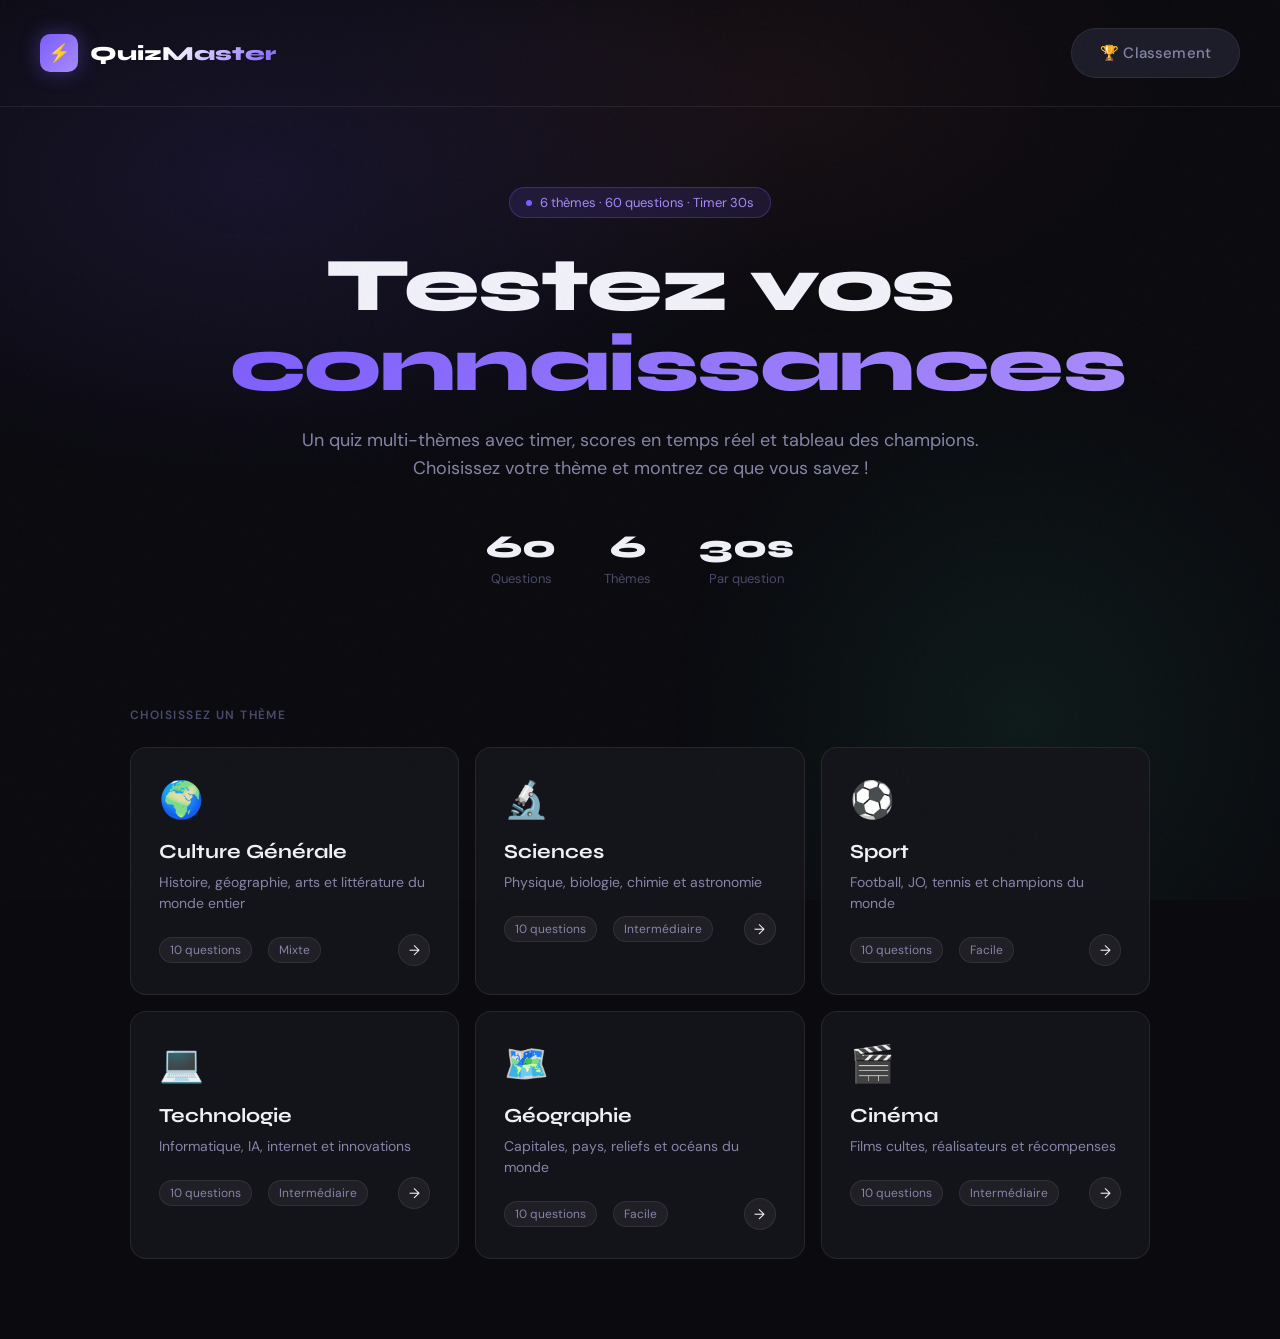
<file: index.html>
<!DOCTYPE html>
<html lang="fr">
<head>
  <meta charset="UTF-8" />
  <meta name="viewport" content="width=device-width, initial-scale=1.0" />
  <title>QuizMaster — Le quiz interactif</title>
  <link rel="stylesheet" href="css/main.css" />
  <link rel="stylesheet" href="css/home.css" />
</head>
<body>

  <!-- HEADER -->
  <header class="home-header">
    <div class="logo">
      <div class="logo-icon">⚡</div>
      <span class="logo-text">QuizMaster</span>
    </div>
    <nav class="header-nav">
      <a href="leaderboard.html" class="btn btn-ghost">🏆 Classement</a>
    </nav>
  </header>

  <!-- HERO -->
  <section class="hero">
    <div class="hero-badge">
      <span class="hero-badge-dot"></span>
      6 thèmes · 60 questions · Timer 30s
    </div>
    <h1>Testez vos<br /><span>connaissances</span></h1>
    <p class="hero-subtitle">
      Un quiz multi-thèmes avec timer, scores en temps réel et tableau des champions.<br />
      Choisissez votre thème et montrez ce que vous savez !
    </p>
    <div class="hero-stats">
      <div class="stat-item">
        <div class="stat-num">60</div>
        <div class="stat-label">Questions</div>
      </div>
      <div class="stat-item">
        <div class="stat-num">6</div>
        <div class="stat-label">Thèmes</div>
      </div>
      <div class="stat-item">
        <div class="stat-num">30s</div>
        <div class="stat-label">Par question</div>
      </div>
    </div>
  </section>

  <!-- THEMES -->
  <section class="themes-section">
    <div class="section-label">Choisissez un thème</div>
    <div class="themes-grid">

      <div class="theme-card theme-culture animate-fade-up" data-theme="culture">
        <span class="theme-icon">🌍</span>
        <div class="theme-name">Culture Générale</div>
        <div class="theme-desc">Histoire, géographie, arts et littérature du monde entier</div>
        <div class="theme-meta">
          <span class="theme-tag">10 questions</span>
          <span class="theme-tag">Mixte</span>
          <span class="theme-arrow">→</span>
        </div>
      </div>

      <div class="theme-card theme-science animate-fade-up" data-theme="science">
        <span class="theme-icon">🔬</span>
        <div class="theme-name">Sciences</div>
        <div class="theme-desc">Physique, biologie, chimie et astronomie</div>
        <div class="theme-meta">
          <span class="theme-tag">10 questions</span>
          <span class="theme-tag">Intermédiaire</span>
          <span class="theme-arrow">→</span>
        </div>
      </div>

      <div class="theme-card theme-sport animate-fade-up" data-theme="sport">
        <span class="theme-icon">⚽</span>
        <div class="theme-name">Sport</div>
        <div class="theme-desc">Football, JO, tennis et champions du monde</div>
        <div class="theme-meta">
          <span class="theme-tag">10 questions</span>
          <span class="theme-tag">Facile</span>
          <span class="theme-arrow">→</span>
        </div>
      </div>

      <div class="theme-card theme-tech animate-fade-up" data-theme="tech">
        <span class="theme-icon">💻</span>
        <div class="theme-name">Technologie</div>
        <div class="theme-desc">Informatique, IA, internet et innovations</div>
        <div class="theme-meta">
          <span class="theme-tag">10 questions</span>
          <span class="theme-tag">Intermédiaire</span>
          <span class="theme-arrow">→</span>
        </div>
      </div>

      <div class="theme-card theme-geo animate-fade-up" data-theme="geo">
        <span class="theme-icon">🗺️</span>
        <div class="theme-name">Géographie</div>
        <div class="theme-desc">Capitales, pays, reliefs et océans du monde</div>
        <div class="theme-meta">
          <span class="theme-tag">10 questions</span>
          <span class="theme-tag">Facile</span>
          <span class="theme-arrow">→</span>
        </div>
      </div>

      <div class="theme-card theme-cinema animate-fade-up" data-theme="cinema">
        <span class="theme-icon">🎬</span>
        <div class="theme-name">Cinéma</div>
        <div class="theme-desc">Films cultes, réalisateurs et récompenses</div>
        <div class="theme-meta">
          <span class="theme-tag">10 questions</span>
          <span class="theme-tag">Intermédiaire</span>
          <span class="theme-arrow">→</span>
        </div>
      </div>

    </div>
  </section>

  <!-- MODAL PLAYER NAME -->
  <div class="modal-overlay" id="modal-overlay">
    <div class="modal">
      <h2>Prêt à jouer ? 🎯</h2>
      <p>Entrez votre pseudo pour sauvegarder votre score dans le classement.</p>

      <div class="input-group">
        <label for="player-name">Votre pseudo</label>
        <input
          type="text"
          id="player-name"
          class="input-field"
          placeholder="Ex : Alex42"
          maxlength="20"
          autocomplete="off"
        />
      </div>

      <div class="input-group">
        <label>Thème sélectionné</label>
        <div id="selected-theme-display" class="selected-theme-display"></div>
      </div>

      <div class="modal-actions">
        <button class="btn btn-ghost" id="modal-cancel">Annuler</button>
        <button class="btn btn-primary" id="modal-start">C'est parti ! ⚡</button>
      </div>
    </div>
  </div>

  <script src="js/data.js"></script>
  <script src="js/storage.js"></script>
  <script src="js/ui.js"></script>
  <script src="js/home.js"></script>
</body>
</html>
</file>
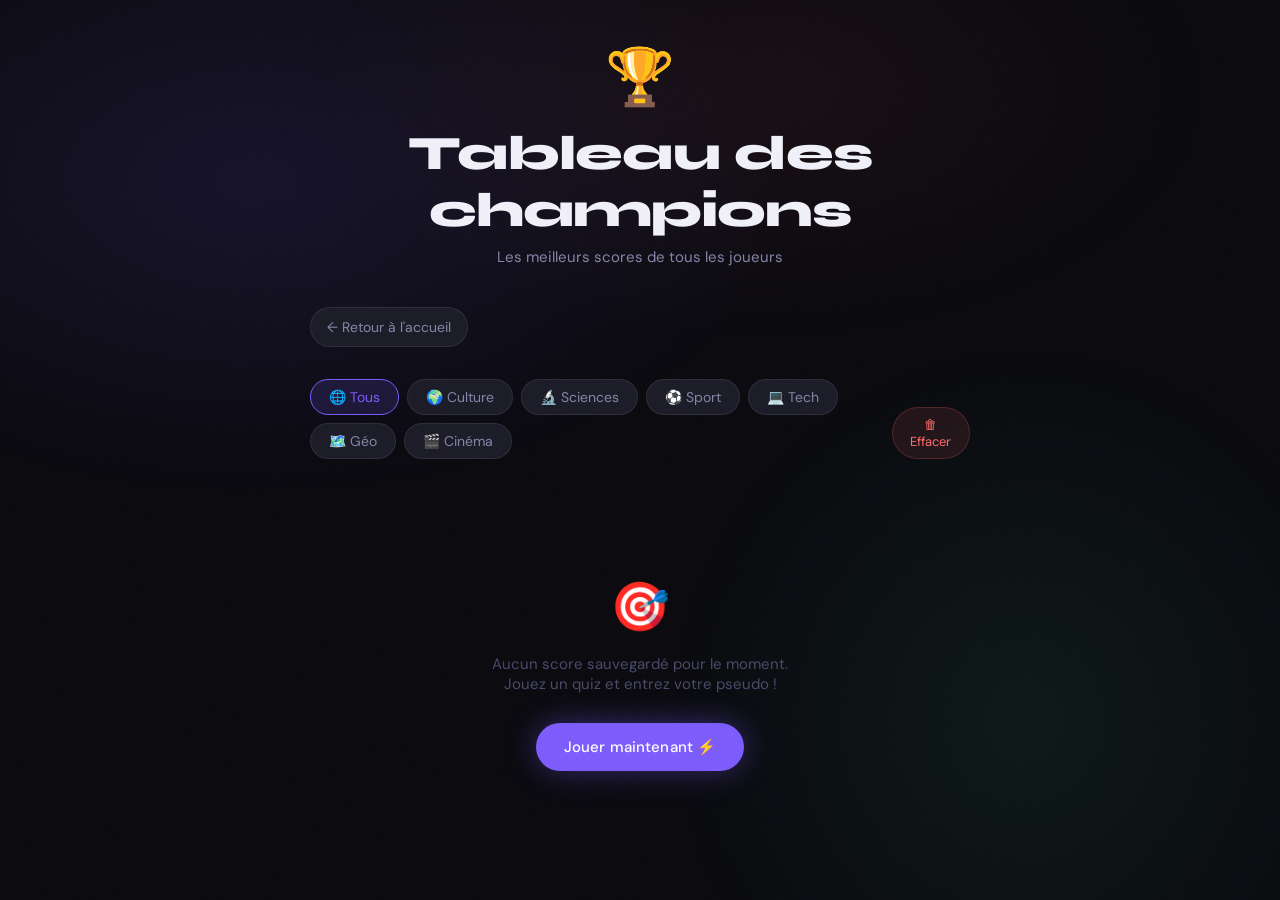
<file: leaderboard.html>
<!DOCTYPE html>
<html lang="fr">
<head>
  <meta charset="UTF-8" />
  <meta name="viewport" content="width=device-width, initial-scale=1.0" />
  <title>QuizMaster — Classement</title>
  <link rel="stylesheet" href="css/main.css" />
  <link rel="stylesheet" href="css/result.css" />
</head>
<body>

  <div class="leaderboard-wrap">

    <div class="lb-header">
      <div class="lb-trophy-icon">🏆</div>
      <h1>Tableau des champions</h1>
      <p>Les meilleurs scores de tous les joueurs</p>
    </div>

    <a href="index.html" class="lb-back">← Retour à l'accueil</a>

    <!-- FILTERS -->
    <div class="lb-header-row">
      <div class="lb-filters" id="lb-filters">
        <button class="lb-filter-btn active" data-theme="all">🌐 Tous</button>
        <button class="lb-filter-btn" data-theme="culture">🌍 Culture</button>
        <button class="lb-filter-btn" data-theme="science">🔬 Sciences</button>
        <button class="lb-filter-btn" data-theme="sport">⚽ Sport</button>
        <button class="lb-filter-btn" data-theme="tech">💻 Tech</button>
        <button class="lb-filter-btn" data-theme="geo">🗺️ Géo</button>
        <button class="lb-filter-btn" data-theme="cinema">🎬 Cinéma</button>
      </div>
      <button class="lb-clear-btn" id="btn-clear">🗑 Effacer</button>
    </div>

    <!-- PODIUM -->
    <div id="podium-section"></div>

    <!-- TABLE -->
    <div class="lb-table" id="lb-table"></div>

  </div>

  <script src="js/data.js"></script>
  <script src="js/storage.js"></script>
  <script src="js/ui.js"></script>
  <script src="js/leaderboard.js"></script>
</body>
</html>
</file>
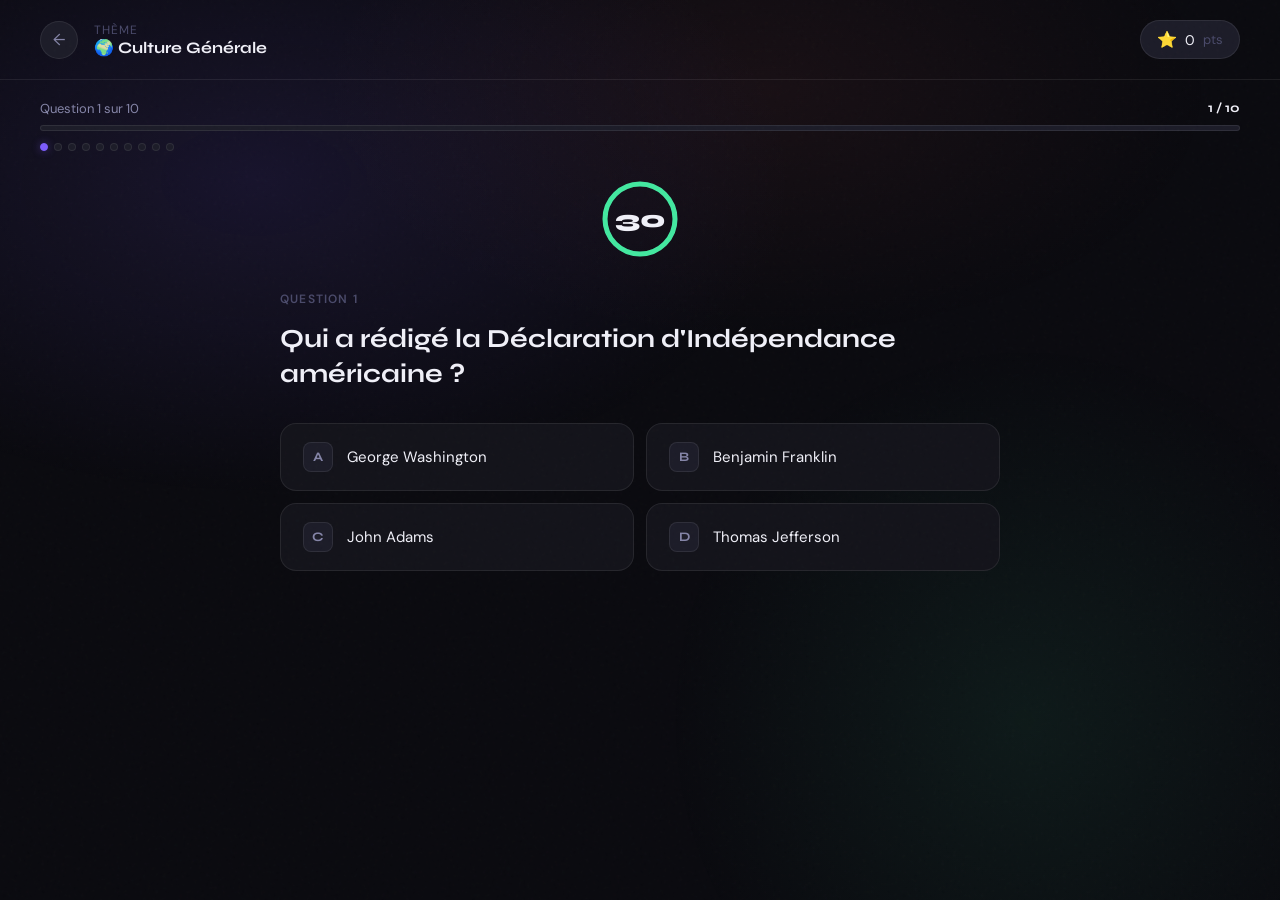
<file: quiz.html>
<!-- quiz.html - Page de jeu - développé par Ritso-->
<!DOCTYPE html>
<html lang="fr">

<head>
  <meta charset="UTF-8" />
  <meta name="viewport" content="width=device-width, initial-scale=1.0" />
  <title>QuizMaster — En jeu</title>
  <link rel="stylesheet" href="css/main.css" />
  <link rel="stylesheet" href="css/quiz.css" />
</head>

<body>

  <!-- TIMEOUT OVERLAY -->
  <div class="timeout-overlay" id="timeout-overlay">
    <div class="timeout-msg">⏰ Temps écoulé !</div>
  </div>

  <!-- HEADER -->
  <header class="quiz-header">
    <div class="quiz-header-left">
      <a href="index.html" class="back-btn" id="btn-back" title="Quitter">←</a>
      <div class="quiz-meta">
        <span class="quiz-theme-label">Thème</span>
        <span class="quiz-theme-name">
          <span id="quiz-theme-icon"></span>
          <span id="quiz-theme-name">Quiz</span>
        </span>
      </div>
    </div>
    <div class="quiz-header-right">
      <div class="score-display">
        <span class="score-icon">⭐</span>
        <span id="score-val">0</span>
        <span class="score-unit">pts</span>
      </div>
    </div>
  </header>

  <!-- PROGRESS BAR -->
  <div class="progress-bar-wrap">
    <div class="progress-labels">
      <span class="progress-q" id="question-num">Question 1 sur 10</span>
      <span class="progress-count" id="progress-count">1 / 10</span>
    </div>
    <div class="progress-track">
      <div class="progress-fill" id="progress-fill"></div>
    </div>
    <div class="progress-dots" id="progress-dots"></div>
  </div>

  <!-- TIMER -->
  <div class="timer-section">
    <div class="timer-ring-wrap">
      <svg class="timer-svg" viewBox="0 0 80 80">
        <circle class="timer-track" cx="40" cy="40" r="35" />
        <circle class="timer-progress" id="timer-progress" cx="40" cy="40" r="35" stroke-dasharray="220"
          stroke-dashoffset="0" />
      </svg>
      <div class="timer-number" id="timer-number">30</div>
    </div>
  </div>

  <!-- QUESTION -->
  <main class="question-area">
    <div class="question-num" id="question-num-label">QUESTION 1</div>
    <div class="question-text" id="question-text">Chargement...</div>

    <!-- ANSWERS -->
    <div class="answers-grid" id="answers-grid"></div>

    <!-- EXPLANATION -->
    <div class="explanation-box" id="explanation"></div>

    <!-- NEXT -->
    <div class="next-wrap">
      <button class="btn-next" id="btn-next">
        Question suivante <span>→</span>
      </button>
    </div>
  </main>

  <script src="js/data.js"></script>
  <script src="js/storage.js"></script>
  <script src="js/ui.js"></script>
  <script src="js/quiz.js"></script>
  <script src="js/quiz-page.js"></script>
</body>

</html>
</file>
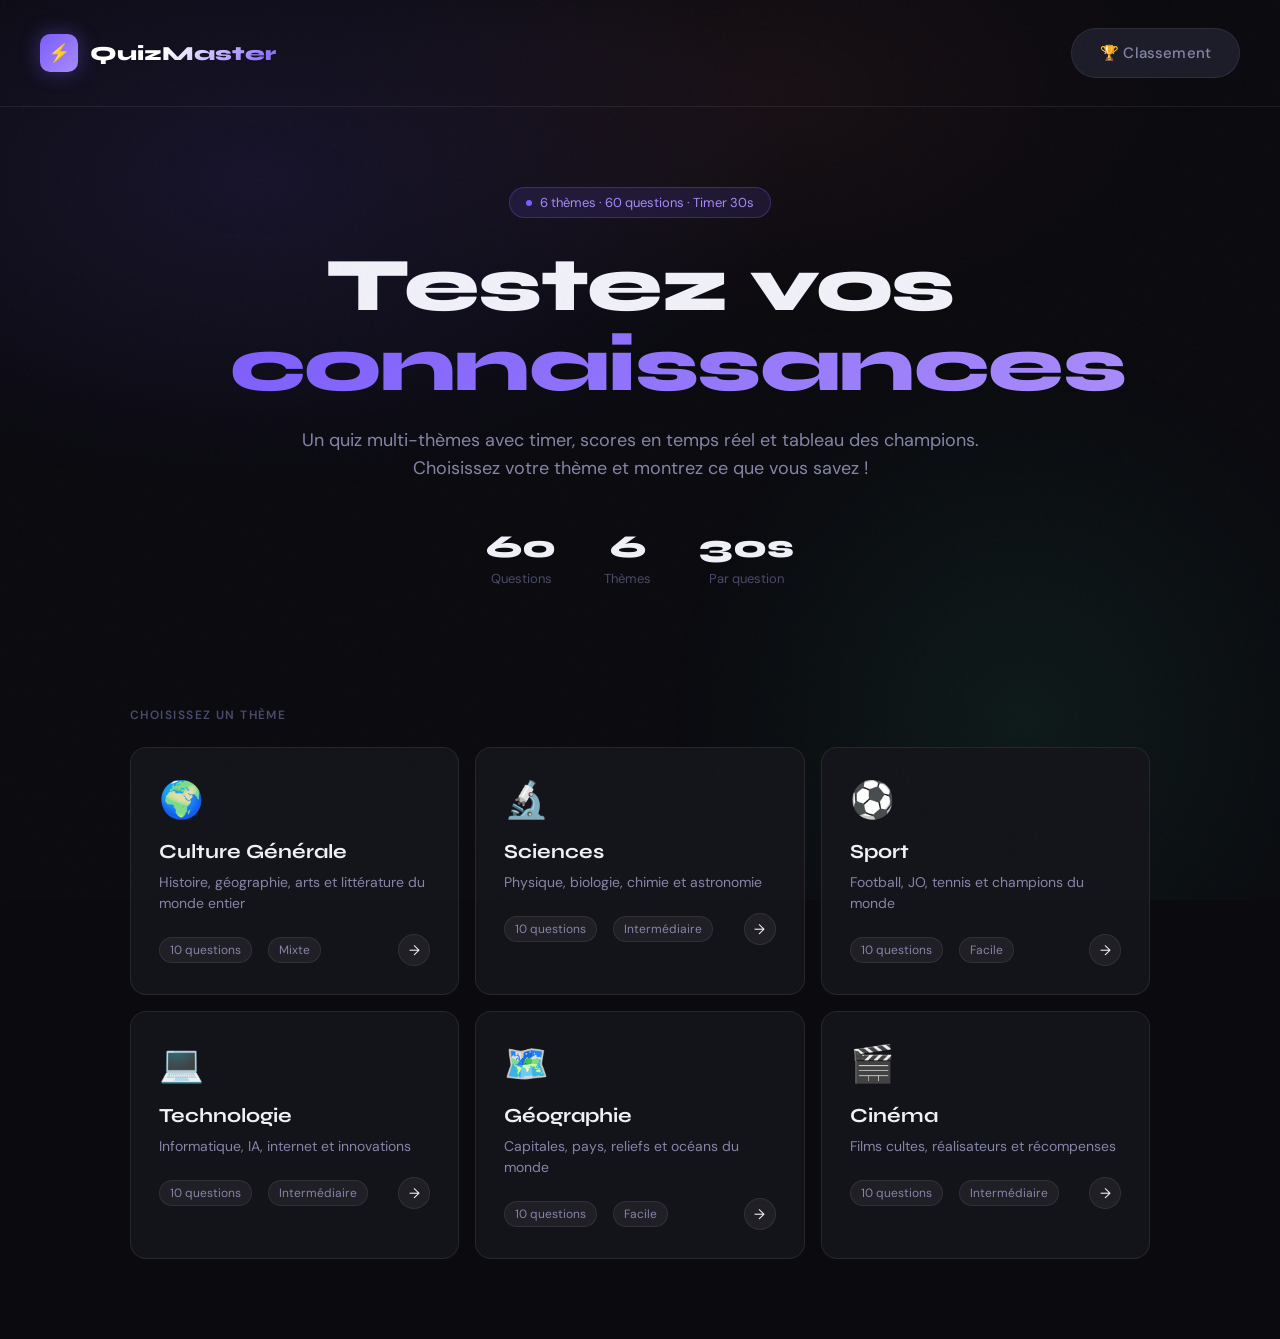
<file: result.html>
<!-- result.html - Page resultats - deveoppe par Ricardo -->
 
<!DOCTYPE html>
<html lang="fr">
<head>
  <meta charset="UTF-8" />
  <meta name="viewport" content="width=device-width, initial-scale=1.0" />
  <title>QuizMaster — Résultats</title>
  <link rel="stylesheet" href="css/main.css" />
  <link rel="stylesheet" href="css/result.css" />
</head>
<body>

  <main class="result-wrap" id="result-wrap">
    <div id="result-content">
      <p class="loading-msg">Chargement...</p>
    </div>
  </main>

  <script src="js/data.js"></script>
  <script src="js/storage.js"></script>
  <script src="js/ui.js"></script>
  <script src="js/result.js"></script>
</body>
</html>
</file>
<file: css/main.css>
@import url('https://fonts.googleapis.com/css2?family=Syne:wght@400;600;700;800&family=DM+Sans:ital,wght@0,300;0,400;0,500;1,300&display=swap');

:root {
  --bg: #0a0a0f;
  --surface: #13131a;
  --surface2: #1c1c28;
  --border: rgba(255,255,255,0.08);
  --accent: #7c5cfc;
  --accent2: #ff6b6b;
  --accent3: #43e8a0;
  --accent4: #ffcc44;
  --text: #f0f0f8;
  --text-dim: #8585a8;
  --text-muted: #4a4a6a;
  --glow: rgba(124, 92, 252, 0.4);
  --radius: 16px;
  --radius-sm: 10px;
  --transition: all 0.25s cubic-bezier(0.34, 1.56, 0.64, 1);
}

*, *::before, *::after { box-sizing: border-box; margin: 0; padding: 0; }

html { scroll-behavior: smooth; }

body {
  font-family: 'DM Sans', sans-serif;
  background: var(--bg);
  color: var(--text);
  min-height: 100vh;
  overflow-x: hidden;
  position: relative;
}

body::before {
  content: '';
  position: fixed;
  inset: 0;
  background:
    radial-gradient(ellipse 60% 50% at 20% 20%, rgba(124,92,252,0.12) 0%, transparent 70%),
    radial-gradient(ellipse 40% 60% at 80% 80%, rgba(67,232,160,0.07) 0%, transparent 70%),
    radial-gradient(ellipse 50% 40% at 60% 10%, rgba(255,107,107,0.06) 0%, transparent 70%);
  pointer-events: none;
  z-index: 0;
}

body > * { position: relative; z-index: 1; }

h1, h2, h3, h4 {
  font-family: 'Syne', sans-serif;
  letter-spacing: -0.02em;
}

a { text-decoration: none; color: inherit; }

button {
  font-family: 'DM Sans', sans-serif;
  cursor: pointer;
  border: none;
  outline: none;
}

/* NOISE TEXTURE */
body::after {
  content: '';
  position: fixed;
  inset: 0;
  background-image: url("data:image/svg+xml,%3Csvg viewBox='0 0 256 256' xmlns='http://www.w3.org/2000/svg'%3E%3Cfilter id='noise'%3E%3CfeTurbulence type='fractalNoise' baseFrequency='0.9' numOctaves='4' stitchTiles='stitch'/%3E%3C/filter%3E%3Crect width='100%25' height='100%25' filter='url(%23noise)' opacity='0.04'/%3E%3C/svg%3E");
  pointer-events: none;
  z-index: 9999;
  opacity: 0.5;
}

/* SHARED COMPONENTS */
.btn {
  display: inline-flex;
  align-items: center;
  gap: 10px;
  padding: 14px 28px;
  border-radius: 50px;
  font-size: 15px;
  font-weight: 500;
  transition: var(--transition);
  letter-spacing: 0.01em;
}

.btn-primary {
  background: var(--accent);
  color: #fff;
  box-shadow: 0 0 30px var(--glow), 0 4px 15px rgba(0,0,0,0.3);
}
.btn-primary:hover {
  transform: translateY(-3px) scale(1.02);
  box-shadow: 0 0 50px var(--glow), 0 8px 25px rgba(0,0,0,0.4);
}

.btn-ghost {
  background: var(--surface2);
  color: var(--text-dim);
  border: 1px solid var(--border);
}
.btn-ghost:hover {
  background: var(--surface);
  color: var(--text);
  border-color: rgba(255,255,255,0.15);
  transform: translateY(-2px);
}

.card {
  background: var(--surface);
  border: 1px solid var(--border);
  border-radius: var(--radius);
  backdrop-filter: blur(20px);
}

/* ANIMATIONS */
@keyframes fadeUp {
  from { opacity: 0; transform: translateY(24px); }
  to   { opacity: 1; transform: translateY(0); }
}
@keyframes fadeIn {
  from { opacity: 0; }
  to   { opacity: 1; }
}
@keyframes pulse {
  0%, 100% { opacity: 1; }
  50% { opacity: 0.6; }
}
@keyframes slideIn {
  from { opacity: 0; transform: translateX(-20px); }
  to   { opacity: 1; transform: translateX(0); }
}
@keyframes bounce {
  0%, 100% { transform: scale(1); }
  50% { transform: scale(1.08); }
}
@keyframes shimmer {
  0% { background-position: -200% center; }
  100% { background-position: 200% center; }
}
@keyframes timerTick {
  0%, 100% { transform: scaleX(1); }
  50% { transform: scaleX(0.98); }
}
@keyframes rotateIn {
  from { opacity: 0; transform: rotate(-10deg) scale(0.8); }
  to   { opacity: 1; transform: rotate(0deg) scale(1); }
}
@keyframes countUp {
  from { transform: translateY(10px); opacity: 0; }
  to   { transform: translateY(0); opacity: 1; }
}

.animate-fade-up { animation: fadeUp 0.5s cubic-bezier(0.34, 1.56, 0.64, 1) both; }
.animate-fade-up:nth-child(1) { animation-delay: 0.05s; }
.animate-fade-up:nth-child(2) { animation-delay: 0.12s; }
.animate-fade-up:nth-child(3) { animation-delay: 0.19s; }
.animate-fade-up:nth-child(4) { animation-delay: 0.26s; }
.animate-fade-up:nth-child(5) { animation-delay: 0.33s; }
.animate-fade-up:nth-child(6) { animation-delay: 0.40s; }

/* progress-fill starts at 0 */
.progress-fill { width: 0%; }
</file>
<file: css/home.css>
/* HOME PAGE */
.home-header {
  display: flex;
  justify-content: space-between;
  align-items: center;
  padding: 28px 40px;
  border-bottom: 1px solid var(--border);
}

.logo {
  display: flex;
  align-items: center;
  gap: 12px;
}

.logo-icon {
  width: 38px;
  height: 38px;
  background: linear-gradient(135deg, var(--accent), #a78bfa);
  border-radius: 10px;
  display: flex;
  align-items: center;
  justify-content: center;
  font-size: 18px;
  box-shadow: 0 0 20px var(--glow);
}

.logo-text {
  font-family: 'Syne', sans-serif;
  font-size: 20px;
  font-weight: 800;
  background: linear-gradient(135deg, #fff 40%, var(--accent));
  -webkit-background-clip: text;
  -webkit-text-fill-color: transparent;
  background-clip: text;
}

.header-nav {
  display: flex;
  gap: 12px;
}

/* HERO */
.hero {
  padding: 80px 40px 60px;
  max-width: 900px;
  margin: 0 auto;
  text-align: center;
}

.hero-badge {
  display: inline-flex;
  align-items: center;
  gap: 8px;
  padding: 6px 16px;
  background: rgba(124,92,252,0.12);
  border: 1px solid rgba(124,92,252,0.3);
  border-radius: 50px;
  font-size: 13px;
  color: #a78bfa;
  margin-bottom: 28px;
  animation: fadeIn 0.6s ease both;
}

.hero-badge-dot {
  width: 6px;
  height: 6px;
  background: var(--accent);
  border-radius: 50%;
  animation: pulse 2s infinite;
}

.hero h1 {
  font-size: clamp(42px, 7vw, 76px);
  font-weight: 800;
  line-height: 1.05;
  margin-bottom: 20px;
  animation: fadeUp 0.7s 0.1s cubic-bezier(0.34,1.56,0.64,1) both;
}

.hero h1 span {
  background: linear-gradient(135deg, var(--accent) 0%, #a78bfa 50%, var(--accent3) 100%);
  background-size: 200% auto;
  -webkit-background-clip: text;
  -webkit-text-fill-color: transparent;
  background-clip: text;
  animation: shimmer 3s linear infinite;
}

.hero-subtitle {
  font-size: 18px;
  color: var(--text-dim);
  line-height: 1.6;
  margin-bottom: 44px;
  animation: fadeUp 0.7s 0.2s cubic-bezier(0.34,1.56,0.64,1) both;
}

/* STATS */
.hero-stats {
  display: flex;
  justify-content: center;
  gap: 48px;
  margin-bottom: 60px;
  animation: fadeUp 0.7s 0.3s cubic-bezier(0.34,1.56,0.64,1) both;
}

.stat-item {
  text-align: center;
}
.stat-num {
  font-family: 'Syne', sans-serif;
  font-size: 32px;
  font-weight: 800;
  color: var(--text);
}
.stat-label {
  font-size: 13px;
  color: var(--text-muted);
  margin-top: 4px;
}

/* THEMES SECTION */
.themes-section {
  padding: 0 40px 80px;
  max-width: 1100px;
  margin: 0 auto;
}

.section-label {
  font-size: 12px;
  font-weight: 600;
  letter-spacing: 0.12em;
  color: var(--text-muted);
  text-transform: uppercase;
  margin-bottom: 24px;
}

.themes-grid {
  display: grid;
  grid-template-columns: repeat(auto-fit, minmax(300px, 1fr));
  gap: 16px;
}

.theme-card {
  position: relative;
  padding: 28px;
  border-radius: var(--radius);
  border: 1px solid var(--border);
  background: var(--surface);
  cursor: pointer;
  transition: var(--transition);
  overflow: hidden;
  text-align: left;
}

.theme-card::before {
  content: '';
  position: absolute;
  inset: 0;
  background: var(--card-gradient);
  opacity: 0;
  transition: opacity 0.3s ease;
}

.theme-card:hover::before { opacity: 1; }

.theme-card:hover {
  transform: translateY(-6px) scale(1.01);
  border-color: var(--card-accent);
  box-shadow: 0 20px 60px rgba(0,0,0,0.4), 0 0 0 1px var(--card-accent);
}

.theme-card.theme-culture { --card-accent: #7c5cfc; --card-gradient: linear-gradient(135deg, rgba(124,92,252,0.08) 0%, transparent 70%); }
.theme-card.theme-science { --card-accent: #43e8a0; --card-gradient: linear-gradient(135deg, rgba(67,232,160,0.08) 0%, transparent 70%); }
.theme-card.theme-sport   { --card-accent: #ff6b6b; --card-gradient: linear-gradient(135deg, rgba(255,107,107,0.08) 0%, transparent 70%); }
.theme-card.theme-tech    { --card-accent: #ffcc44; --card-gradient: linear-gradient(135deg, rgba(255,204,68,0.08) 0%, transparent 70%); }
.theme-card.theme-geo     { --card-accent: #4cc9f0; --card-gradient: linear-gradient(135deg, rgba(76,201,240,0.08) 0%, transparent 70%); }
.theme-card.theme-cinema  { --card-accent: #f72585; --card-gradient: linear-gradient(135deg, rgba(247,37,133,0.08) 0%, transparent 70%); }

.theme-icon {
  font-size: 36px;
  margin-bottom: 16px;
  display: block;
}

.theme-name {
  font-family: 'Syne', sans-serif;
  font-size: 20px;
  font-weight: 700;
  margin-bottom: 8px;
}

.theme-desc {
  font-size: 14px;
  color: var(--text-dim);
  line-height: 1.5;
  margin-bottom: 20px;
}

.theme-meta {
  display: flex;
  align-items: center;
  gap: 16px;
}

.theme-tag {
  font-size: 12px;
  padding: 4px 10px;
  border-radius: 50px;
  background: rgba(255,255,255,0.05);
  border: 1px solid var(--border);
  color: var(--text-dim);
}

.theme-arrow {
  margin-left: auto;
  width: 32px;
  height: 32px;
  border-radius: 50%;
  background: rgba(255,255,255,0.05);
  border: 1px solid var(--border);
  display: flex;
  align-items: center;
  justify-content: center;
  transition: var(--transition);
  font-size: 14px;
}

.theme-card:hover .theme-arrow {
  background: var(--card-accent);
  border-color: var(--card-accent);
  color: #000;
  transform: scale(1.1);
}

/* NAME MODAL */
.modal-overlay {
  position: fixed;
  inset: 0;
  background: rgba(0,0,0,0.8);
  backdrop-filter: blur(8px);
  z-index: 1000;
  display: flex;
  align-items: center;
  justify-content: center;
  opacity: 0;
  pointer-events: none;
  transition: opacity 0.3s ease;
}

.modal-overlay.active {
  opacity: 1;
  pointer-events: all;
}

.modal {
  background: var(--surface);
  border: 1px solid var(--border);
  border-radius: 24px;
  padding: 40px;
  width: 90%;
  max-width: 460px;
  transform: scale(0.9) translateY(20px);
  transition: transform 0.4s cubic-bezier(0.34,1.56,0.64,1);
  box-shadow: 0 40px 100px rgba(0,0,0,0.5);
}

.modal-overlay.active .modal {
  transform: scale(1) translateY(0);
}

.modal h2 {
  font-size: 24px;
  font-weight: 800;
  margin-bottom: 8px;
}
.modal p {
  color: var(--text-dim);
  font-size: 15px;
  margin-bottom: 28px;
}

.input-group {
  margin-bottom: 20px;
}

.input-group label {
  display: block;
  font-size: 13px;
  font-weight: 500;
  color: var(--text-dim);
  margin-bottom: 8px;
  letter-spacing: 0.05em;
}

.input-field {
  width: 100%;
  padding: 14px 18px;
  background: var(--surface2);
  border: 1px solid var(--border);
  border-radius: var(--radius-sm);
  color: var(--text);
  font-family: 'DM Sans', sans-serif;
  font-size: 16px;
  transition: all 0.2s ease;
}

.input-field:focus {
  outline: none;
  border-color: var(--accent);
  box-shadow: 0 0 0 3px rgba(124,92,252,0.15);
}

.modal-actions {
  display: flex;
  gap: 12px;
}

.modal-actions .btn {
  flex: 1;
  justify-content: center;
}

/* DIFFICULTY PILLS */
.difficulty-row {
  display: flex;
  gap: 8px;
  margin-bottom: 20px;
}
.diff-pill {
  flex: 1;
  padding: 10px;
  border-radius: var(--radius-sm);
  background: var(--surface2);
  border: 1px solid var(--border);
  color: var(--text-dim);
  font-size: 13px;
  font-weight: 500;
  cursor: pointer;
  text-align: center;
  transition: all 0.2s ease;
}
.diff-pill:hover { border-color: rgba(255,255,255,0.2); color: var(--text); }
.diff-pill.selected { background: rgba(124,92,252,0.15); border-color: var(--accent); color: var(--accent); }

/* SELECTED THEME DISPLAY (modal) */
.selected-theme-display {
  padding: 14px 18px;
  background: var(--surface2);
  border: 1px solid var(--border);
  border-radius: var(--radius-sm);
  display: flex;
  align-items: center;
  gap: 10px;
  font-size: 15px;
}
</file>
<file: css/result.css>
/* result.css - Style resultats - developpe par Ricardo */

.result-wrap {
  min-height: 100vh;
  display: flex;
  flex-direction: column;
  align-items: center;
  justify-content: center;
  padding: 40px 20px;
  text-align: center;
}

.result-badge {
  font-size: 80px;
  margin-bottom: 24px;
  animation: rotateIn 0.6s cubic-bezier(0.34,1.56,0.64,1) both;
  display: block;
}

.result-title {
  font-size: clamp(32px, 6vw, 56px);
  font-weight: 800;
  margin-bottom: 12px;
  animation: fadeUp 0.5s 0.1s ease both;
}

.result-subtitle {
  font-size: 16px;
  color: var(--text-dim);
  margin-bottom: 48px;
  animation: fadeUp 0.5s 0.2s ease both;
}

/* SCORE RING */
.score-ring-wrap {
  position: relative;
  width: 180px;
  height: 180px;
  margin: 0 auto 40px;
  animation: fadeIn 0.6s 0.3s ease both;
}

.score-ring-svg {
  transform: rotate(-90deg);
  width: 180px;
  height: 180px;
}

.ring-track {
  fill: none;
  stroke: var(--surface2);
  stroke-width: 10;
}

.ring-fill {
  fill: none;
  stroke-width: 10;
  stroke-linecap: round;
  stroke-dasharray: 502;
  stroke-dashoffset: 502;
  transition: stroke-dashoffset 1.5s cubic-bezier(0.34,1.56,0.64,1) 0.5s;
}

.ring-fill.s-perfect  { stroke: var(--accent3); }
.ring-fill.s-great    { stroke: var(--accent); }
.ring-fill.s-good     { stroke: var(--accent4); }
.ring-fill.s-poor     { stroke: var(--accent2); }

.score-inner {
  position: absolute;
  inset: 0;
  display: flex;
  flex-direction: column;
  align-items: center;
  justify-content: center;
}

.score-pct {
  font-family: 'Syne', sans-serif;
  font-size: 42px;
  font-weight: 800;
  line-height: 1;
}

.score-pct-label {
  font-size: 12px;
  color: var(--text-muted);
  margin-top: 4px;
}

/* STATS GRID */
.result-stats {
  display: grid;
  grid-template-columns: repeat(3, 1fr);
  gap: 12px;
  width: 100%;
  max-width: 480px;
  margin-bottom: 40px;
  animation: fadeUp 0.5s 0.4s ease both;
}

.stat-card {
  padding: 20px 16px;
  background: var(--surface);
  border: 1px solid var(--border);
  border-radius: var(--radius);
}

.stat-card-num {
  font-family: 'Syne', sans-serif;
  font-size: 28px;
  font-weight: 800;
  margin-bottom: 4px;
}

.stat-card-label {
  font-size: 12px;
  color: var(--text-muted);
}

.stat-card.s-correct .stat-card-num { color: var(--accent3); }
.stat-card.s-wrong   .stat-card-num { color: var(--accent2); }
.stat-card.s-time    .stat-card-num { color: var(--accent4); }

/* REVIEW */
.review-section {
  width: 100%;
  max-width: 680px;
  margin-bottom: 40px;
  text-align: left;
  animation: fadeUp 0.5s 0.5s ease both;
}

.review-title {
  font-family: 'Syne', sans-serif;
  font-size: 18px;
  font-weight: 700;
  margin-bottom: 16px;
  color: var(--text-dim);
}

.review-item {
  padding: 16px 18px;
  background: var(--surface);
  border: 1px solid var(--border);
  border-radius: var(--radius-sm);
  margin-bottom: 8px;
  display: flex;
  gap: 14px;
  align-items: flex-start;
}

.review-icon { font-size: 18px; flex-shrink: 0; margin-top: 1px; }
.review-q { font-size: 14px; margin-bottom: 4px; line-height: 1.4; }
.review-a { font-size: 13px; color: var(--text-dim); }
.review-a span { color: var(--accent3); }

/* RESULT ACTIONS */
.result-actions {
  display: flex;
  gap: 12px;
  animation: fadeUp 0.5s 0.6s ease both;
  flex-wrap: wrap;
  justify-content: center;
}

/* NAME ENTRY ON RESULT */
.name-entry-box {
  width: 100%;
  max-width: 400px;
  margin-bottom: 32px;
  animation: fadeUp 0.5s 0.45s ease both;
}
.name-entry-box label {
  display: block;
  font-size: 13px;
  color: var(--text-dim);
  margin-bottom: 8px;
}
.name-entry-row {
  display: flex;
  gap: 10px;
}
.name-entry-row .input-field {
  flex: 1;
}
.btn-save {
  padding: 14px 20px;
  background: var(--accent3);
  color: #000;
  border: none;
  border-radius: var(--radius-sm);
  font-weight: 600;
  font-size: 14px;
  cursor: pointer;
  white-space: nowrap;
  transition: var(--transition);
}
.btn-save:hover { transform: scale(1.05); }

/* LEADERBOARD */
.leaderboard-wrap {
  max-width: 700px;
  margin: 0 auto;
  padding: 40px 20px;
}

.lb-header {
  text-align: center;
  margin-bottom: 40px;
  animation: fadeUp 0.5s ease both;
}
.lb-header h1 {
  font-size: clamp(28px, 5vw, 48px);
  font-weight: 800;
  margin-bottom: 8px;
}
.lb-header p { color: var(--text-dim); font-size: 15px; }

/* FILTER TABS */
.lb-filters {
  display: flex;
  gap: 8px;
  margin-bottom: 28px;
  flex-wrap: wrap;
  animation: fadeUp 0.5s 0.1s ease both;
}

.lb-filter-btn {
  padding: 8px 18px;
  border-radius: 50px;
  background: var(--surface2);
  border: 1px solid var(--border);
  color: var(--text-dim);
  font-size: 14px;
  cursor: pointer;
  transition: all 0.2s ease;
}
.lb-filter-btn.active {
  background: rgba(124,92,252,0.15);
  border-color: var(--accent);
  color: var(--accent);
}
.lb-filter-btn:hover:not(.active) { color: var(--text); }

/* PODIUM */
.podium {
  display: flex;
  align-items: flex-end;
  justify-content: center;
  gap: 12px;
  margin-bottom: 40px;
  animation: fadeUp 0.5s 0.15s ease both;
}

.podium-item {
  display: flex;
  flex-direction: column;
  align-items: center;
  gap: 8px;
}

.podium-avatar {
  width: 48px;
  height: 48px;
  border-radius: 50%;
  background: var(--surface2);
  border: 2px solid var(--border);
  display: flex;
  align-items: center;
  justify-content: center;
  font-size: 20px;
}

.podium-name {
  font-size: 13px;
  font-weight: 500;
  max-width: 80px;
  overflow: hidden;
  text-overflow: ellipsis;
  white-space: nowrap;
}

.podium-score {
  font-family: 'Syne', sans-serif;
  font-size: 16px;
  font-weight: 800;
}

.podium-stand {
  width: 80px;
  border-radius: 8px 8px 0 0;
  display: flex;
  align-items: center;
  justify-content: center;
  font-family: 'Syne', sans-serif;
  font-size: 20px;
  font-weight: 800;
  color: rgba(0,0,0,0.5);
}

.podium-item:nth-child(1) .podium-stand { height: 100px; background: linear-gradient(180deg, #c0a060, #a07840); }
.podium-item:nth-child(2) .podium-stand { height: 140px; background: linear-gradient(180deg, #e8cc60, #c0a030); }
.podium-item:nth-child(3) .podium-stand { height: 80px; background: linear-gradient(180deg, #a0b0b8, #708090); }

.podium-item:nth-child(2) .podium-avatar {
  width: 60px;
  height: 60px;
  font-size: 26px;
  border-color: var(--accent4);
  box-shadow: 0 0 20px rgba(255,204,68,0.4);
}

/* LEADERBOARD TABLE */
.lb-table {
  display: flex;
  flex-direction: column;
  gap: 8px;
  animation: fadeUp 0.5s 0.2s ease both;
}

.lb-row {
  display: flex;
  align-items: center;
  gap: 16px;
  padding: 16px 20px;
  background: var(--surface);
  border: 1px solid var(--border);
  border-radius: var(--radius-sm);
  transition: all 0.2s ease;
}

.lb-row:hover { background: var(--surface2); transform: translateX(4px); }

.lb-row.is-me {
  border-color: rgba(124,92,252,0.4);
  background: rgba(124,92,252,0.06);
}

.lb-rank {
  font-family: 'Syne', sans-serif;
  font-size: 14px;
  font-weight: 800;
  width: 28px;
  color: var(--text-muted);
}
.lb-rank.top3 { color: var(--accent4); font-size: 18px; }

.lb-player-info { flex: 1; display: flex; flex-direction: column; gap: 2px; }
.lb-player-name { font-size: 15px; font-weight: 500; }
.lb-player-sub { font-size: 12px; color: var(--text-muted); }

.lb-score-wrap { text-align: right; }
.lb-score-num {
  font-family: 'Syne', sans-serif;
  font-size: 18px;
  font-weight: 800;
  color: var(--accent4);
}
.lb-score-pct {
  font-size: 12px;
  color: var(--text-muted);
}

.lb-empty {
  text-align: center;
  padding: 60px 20px;
  color: var(--text-muted);
}
.lb-empty .lb-empty-icon { font-size: 48px; margin-bottom: 16px; }
.lb-empty p { font-size: 15px; }

/* INPUT FIELD (result & leaderboard pages) */
.input-field {
  width: 100%;
  padding: 14px 18px;
  background: var(--surface2);
  border: 1px solid var(--border);
  border-radius: var(--radius-sm);
  color: var(--text);
  font-family: 'DM Sans', sans-serif;
  font-size: 16px;
  transition: all 0.2s ease;
}
.input-field:focus {
  outline: none;
  border-color: var(--accent3);
  box-shadow: 0 0 0 3px rgba(67,232,160,0.15);
}

/* SCORE SAVED BADGE */
.score-saved {
  display: inline-flex;
  align-items: center;
  gap: 8px;
  padding: 10px 20px;
  background: rgba(67,232,160,0.1);
  border: 1px solid rgba(67,232,160,0.3);
  border-radius: 50px;
  color: var(--accent3);
  font-size: 14px;
  animation: fadeUp 0.4s ease both;
}

/* LEADERBOARD PAGE SPECIFICS */
.lb-back {
  display: inline-flex;
  align-items: center;
  gap: 8px;
  padding: 10px 16px;
  background: var(--surface2);
  border: 1px solid var(--border);
  border-radius: 50px;
  color: var(--text-dim);
  font-size: 14px;
  cursor: pointer;
  transition: all 0.2s ease;
  text-decoration: none;
  margin-bottom: 32px;
}
.lb-back:hover {
  color: var(--text);
  background: var(--surface);
  transform: translateX(-3px);
}

.lb-clear-btn {
  padding: 8px 16px;
  background: rgba(255,107,107,0.1);
  border: 1px solid rgba(255,107,107,0.2);
  border-radius: 50px;
  color: var(--accent2);
  font-size: 13px;
  cursor: pointer;
  margin-left: auto;
  transition: all 0.2s;
}
.lb-clear-btn:hover {
  background: rgba(255,107,107,0.2);
}

.lb-header-row {
  display: flex;
  align-items: center;
  gap: 12px;
  margin-bottom: 28px;
}

.lb-play-btn {
  display: inline-flex;
  margin-top: 8px;
}

.podium {
  margin-bottom: 32px;
}

.lb-trophy-icon {
  font-size: 56px;
  margin-bottom: 12px;
}

/* MISC */
.loading-text { color: var(--text-dim); }

/* Loading message */
.loading-msg { color: var(--text-dim); }
</file>
<file: css/quiz.css>
/* quiz.css - Page de jeu - développé par Ritso
/* QUIZ PAGE */
.quiz-header {
  display: flex;
  align-items: center;
  justify-content: space-between;
  padding: 20px 40px;
  border-bottom: 1px solid var(--border);
}

.quiz-header-left {
  display: flex;
  align-items: center;
  gap: 16px;
}

.back-btn {
  width: 38px;
  height: 38px;
  border-radius: 50%;
  background: var(--surface2);
  border: 1px solid var(--border);
  display: flex;
  align-items: center;
  justify-content: center;
  font-size: 16px;
  color: var(--text-dim);
  cursor: pointer;
  transition: var(--transition);
  text-decoration: none;
}

.back-btn:hover {
  background: var(--surface);
  color: var(--text);
  transform: translateX(-3px);
}

.quiz-meta {
  display: flex;
  flex-direction: column;
}

.quiz-theme-label {
  font-size: 12px;
  color: var(--text-muted);
  letter-spacing: 0.08em;
  text-transform: uppercase;
}

.quiz-theme-name {
  font-family: 'Syne', sans-serif;
  font-size: 16px;
  font-weight: 700;
}

.quiz-header-right {
  display: flex;
  align-items: center;
  gap: 20px;
}

/* SCORE DISPLAY */
.score-display {
  display: flex;
  align-items: center;
  gap: 8px;
  padding: 8px 16px;
  background: var(--surface2);
  border: 1px solid var(--border);
  border-radius: 50px;
  font-size: 14px;
}

.score-icon {
  font-size: 16px;
}

.score-val {
  font-family: 'Syne', sans-serif;
  font-weight: 700;
  color: var(--accent4);
}

/* PROGRESS */
.progress-bar-wrap {
  padding: 0 40px;
  margin-top: 20px;
  margin-bottom: 0;
}

.progress-labels {
  display: flex;
  justify-content: space-between;
  margin-bottom: 8px;
}

.progress-q {
  font-size: 13px;
  color: var(--text-dim);
}

.progress-count {
  font-family: 'Syne', sans-serif;
  font-size: 13px;
  font-weight: 700;
}

.progress-track {
  height: 6px;
  background: var(--surface2);
  border-radius: 50px;
  overflow: hidden;
  border: 1px solid var(--border);
}

.progress-fill {
  height: 100%;
  background: linear-gradient(90deg, var(--accent), #a78bfa);
  border-radius: 50px;
  transition: width 0.4s cubic-bezier(0.34, 1.56, 0.64, 1);
  box-shadow: 0 0 10px var(--glow);
}

/* DOTS */
.progress-dots {
  display: flex;
  gap: 6px;
  margin-top: 12px;
  flex-wrap: wrap;
}

.dot {
  width: 8px;
  height: 8px;
  border-radius: 50%;
  background: var(--surface2);
  border: 1px solid var(--border);
  transition: all 0.3s ease;
}

.dot.correct {
  background: var(--accent3);
  border-color: var(--accent3);
  box-shadow: 0 0 6px rgba(67, 232, 160, 0.5);
}

.dot.wrong {
  background: var(--accent2);
  border-color: var(--accent2);
  box-shadow: 0 0 6px rgba(255, 107, 107, 0.5);
}

.dot.current {
  background: var(--accent);
  border-color: var(--accent);
  box-shadow: 0 0 8px var(--glow);
  animation: pulse 1.5s infinite;
}

/* TIMER */
.timer-section {
  padding: 28px 40px 0;
  display: flex;
  align-items: center;
  justify-content: center;
}

.timer-ring-wrap {
  position: relative;
  width: 80px;
  height: 80px;
}

.timer-svg {
  transform: rotate(-90deg);
  width: 80px;
  height: 80px;
}

.timer-track {
  fill: none;
  stroke: var(--surface2);
  stroke-width: 5;
}

.timer-progress {
  fill: none;
  stroke: var(--accent3);
  stroke-width: 5;
  stroke-linecap: round;
  stroke-dasharray: 220;
  stroke-dashoffset: 0;
  transition: stroke-dashoffset 0.9s linear, stroke 0.3s ease;
}

.timer-progress.warning {
  stroke: var(--accent4);
}

.timer-progress.danger {
  stroke: var(--accent2);
  animation: pulse 0.8s infinite;
}

.timer-number {
  position: absolute;
  inset: 0;
  display: flex;
  align-items: center;
  justify-content: center;
  font-family: 'Syne', sans-serif;
  font-size: 24px;
  font-weight: 800;
  transition: color 0.3s ease;
}

.timer-number.warning {
  color: var(--accent4);
}

.timer-number.danger {
  color: var(--accent2);
}

/* QUESTION CARD */
.question-area {
  padding: 32px 40px;
  max-width: 800px;
  margin: 0 auto;
}

.question-num {
  font-size: 12px;
  font-weight: 600;
  letter-spacing: 0.1em;
  color: var(--text-muted);
  text-transform: uppercase;
  margin-bottom: 14px;
}

.question-text {
  font-family: 'Syne', sans-serif;
  font-size: clamp(20px, 3vw, 26px);
  font-weight: 700;
  line-height: 1.35;
  margin-bottom: 32px;
  animation: fadeUp 0.4s ease both;
}

/* ANSWERS */
.answers-grid {
  display: grid;
  grid-template-columns: 1fr 1fr;
  gap: 12px;
}

@media (max-width: 600px) {
  .answers-grid {
    grid-template-columns: 1fr;
  }
}

.answer-btn {
  position: relative;
  padding: 18px 22px;
  background: var(--surface);
  border: 1.5px solid var(--border);
  border-radius: var(--radius);
  color: var(--text);
  font-size: 15px;
  font-weight: 400;
  text-align: left;
  cursor: pointer;
  transition: all 0.2s ease;
  display: flex;
  align-items: center;
  gap: 14px;
  overflow: hidden;
  animation: fadeUp 0.4s ease both;
}

.answer-letter {
  min-width: 30px;
  height: 30px;
  border-radius: 8px;
  background: var(--surface2);
  border: 1px solid var(--border);
  display: flex;
  align-items: center;
  justify-content: center;
  font-family: 'Syne', sans-serif;
  font-size: 13px;
  font-weight: 700;
  color: var(--text-dim);
  transition: all 0.2s ease;
}

.answer-btn:hover:not(:disabled) {
  border-color: rgba(124, 92, 252, 0.5);
  background: rgba(124, 92, 252, 0.06);
  transform: translateX(4px);
}

.answer-btn:hover:not(:disabled) .answer-letter {
  background: rgba(124, 92, 252, 0.2);
  border-color: var(--accent);
  color: var(--accent);
}

.answer-btn.correct {
  border-color: var(--accent3) !important;
  background: rgba(67, 232, 160, 0.08) !important;
  animation: bounce 0.4s ease;
}

.answer-btn.correct .answer-letter {
  background: var(--accent3);
  border-color: var(--accent3);
  color: #000;
}

.answer-btn.wrong {
  border-color: var(--accent2) !important;
  background: rgba(255, 107, 107, 0.08) !important;
}

.answer-btn.wrong .answer-letter {
  background: var(--accent2);
  border-color: var(--accent2);
  color: #fff;
}

.answer-btn:disabled {
  cursor: not-allowed;
}

/* FEEDBACK TOAST */
.feedback-toast {
  position: fixed;
  top: 24px;
  left: 50%;
  transform: translateX(-50%) translateY(-80px);
  padding: 12px 24px;
  border-radius: 50px;
  font-size: 15px;
  font-weight: 500;
  transition: transform 0.4s cubic-bezier(0.34, 1.56, 0.64, 1);
  z-index: 100;
  white-space: nowrap;
}

.feedback-toast.show {
  transform: translateX(-50%) translateY(0);
}

.feedback-toast.correct {
  background: rgba(67, 232, 160, 0.15);
  border: 1px solid var(--accent3);
  color: var(--accent3);
}

.feedback-toast.wrong {
  background: rgba(255, 107, 107, 0.15);
  border: 1px solid var(--accent2);
  color: var(--accent2);
}

/* EXPLANATION */
.explanation-box {
  margin-top: 20px;
  padding: 16px 20px;
  background: rgba(124, 92, 252, 0.06);
  border: 1px solid rgba(124, 92, 252, 0.2);
  border-radius: var(--radius-sm);
  font-size: 14px;
  color: var(--text-dim);
  line-height: 1.6;
  animation: fadeUp 0.3s ease both;
}

.explanation-box strong {
  color: #a78bfa;
}

/* NEXT BUTTON */
.next-wrap {
  display: flex;
  justify-content: flex-end;
  margin-top: 24px;
}

.btn-next {
  padding: 14px 32px;
  background: var(--accent);
  color: #fff;
  border-radius: 50px;
  font-size: 15px;
  font-weight: 500;
  cursor: pointer;
  border: none;
  display: flex;
  align-items: center;
  gap: 10px;
  transition: var(--transition);
  box-shadow: 0 0 20px var(--glow);
  opacity: 0;
  pointer-events: none;
  animation: none;
}

.btn-next.visible {
  opacity: 1;
  pointer-events: all;
  animation: fadeUp 0.4s 0.1s ease both;
}

.btn-next:hover {
  transform: translateX(4px);
  box-shadow: 0 0 40px var(--glow);
}

/* TIMEOUT OVERLAY */
.timeout-overlay {
  position: fixed;
  inset: 0;
  background: rgba(255, 107, 107, 0.15);
  display: flex;
  align-items: center;
  justify-content: center;
  z-index: 200;
  opacity: 0;
  pointer-events: none;
  transition: opacity 0.3s ease;
}

.timeout-overlay.show {
  opacity: 1;
  pointer-events: all;
}

.timeout-msg {
  font-family: 'Syne', sans-serif;
  font-size: 48px;
  font-weight: 800;
  color: var(--accent2);
  animation: rotateIn 0.5s ease;
}

/* SCORE UNIT */
.score-unit {
  color: var(--text-muted);
  font-size: 13px;
}

/* Explanation hidden by default — shown by JS */
.explanation-box {
  display: none;
}

/* Score unit label */
.score-unit {
  color: var(--text-muted);
  font-size: 13px;
}
</file>
